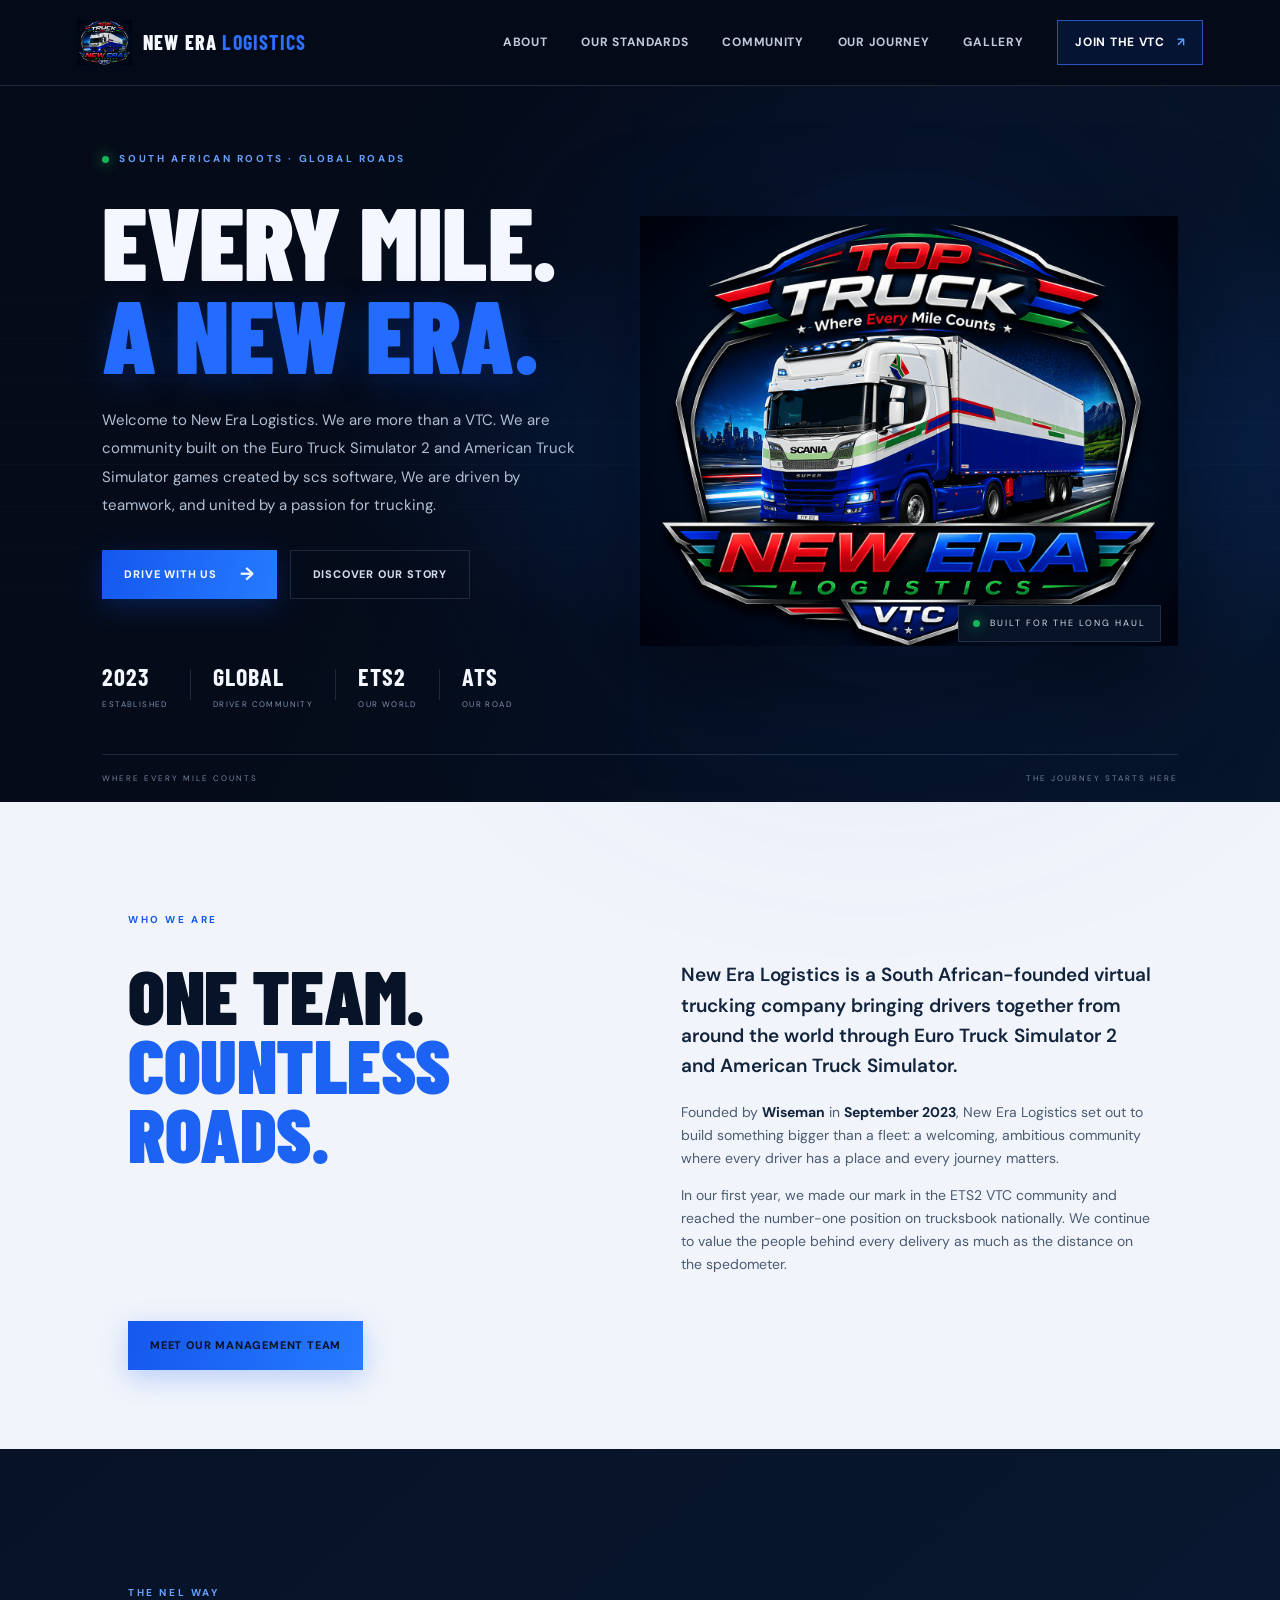
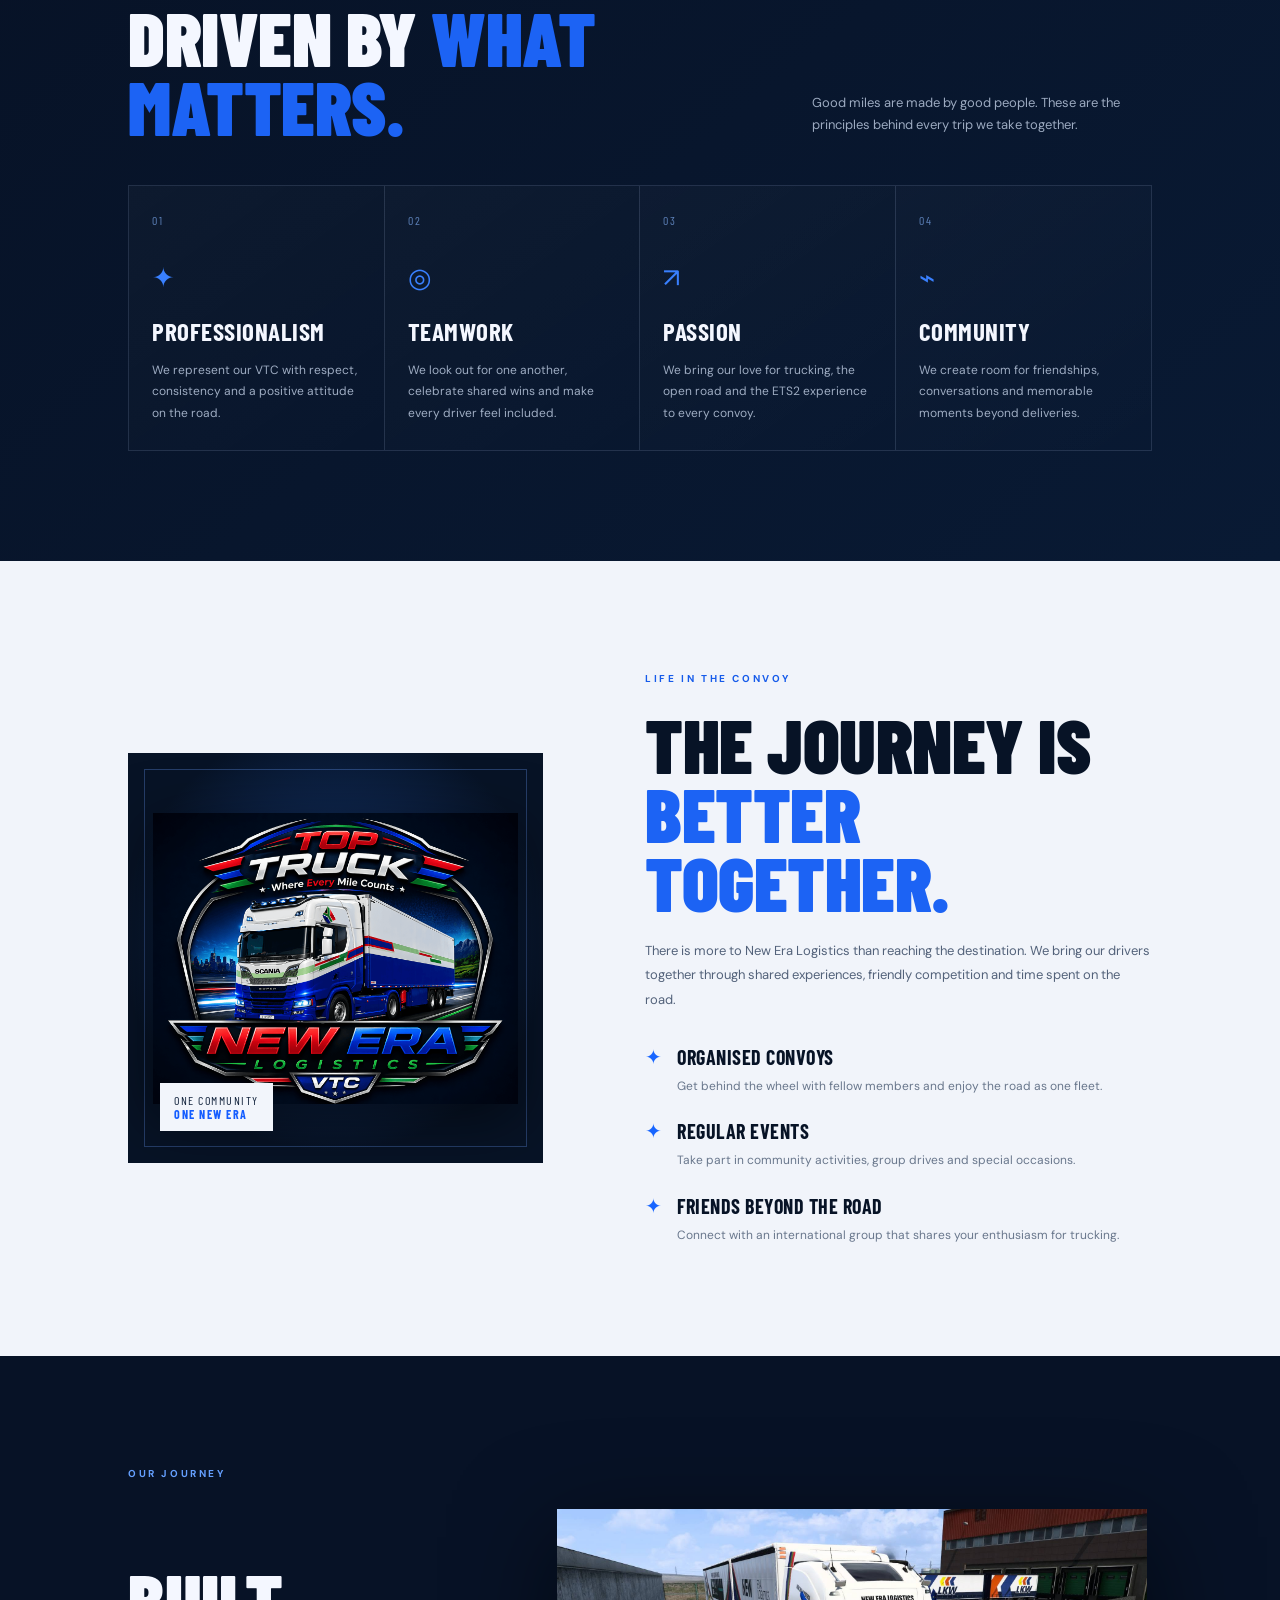
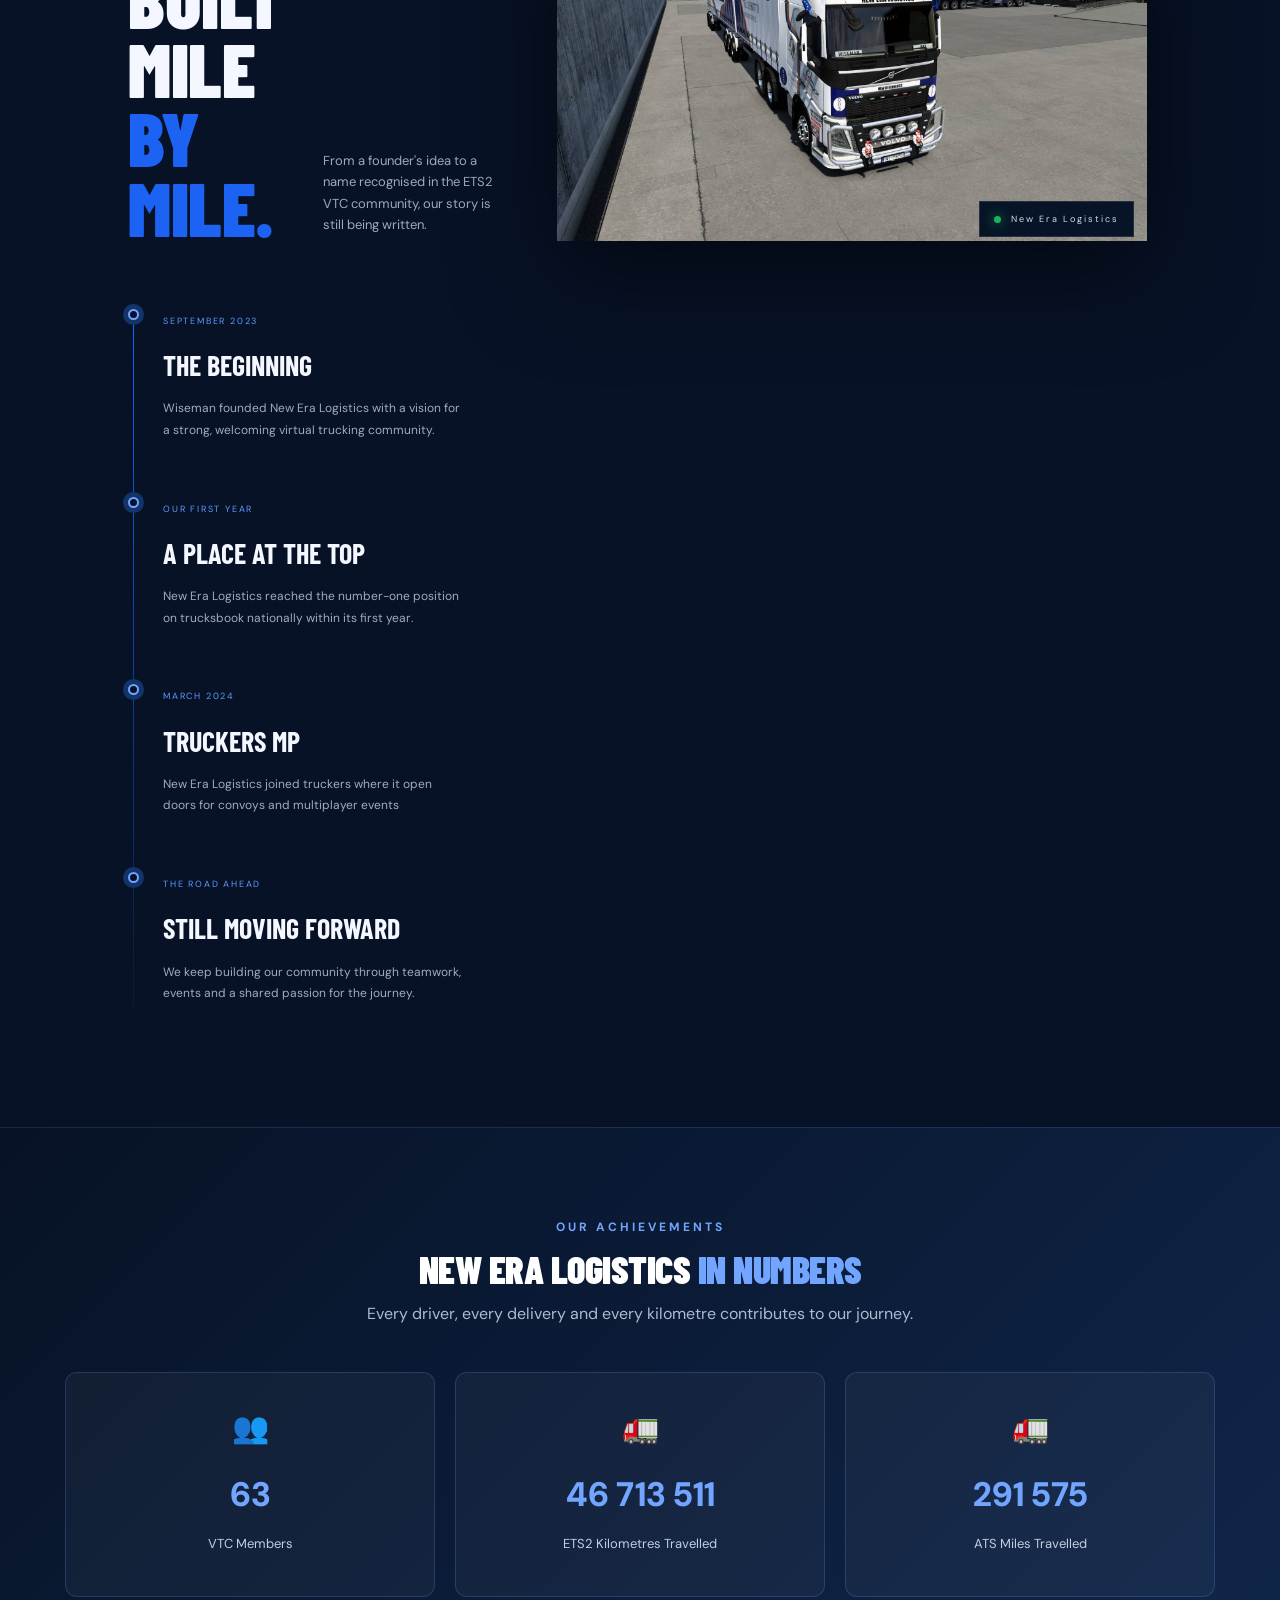
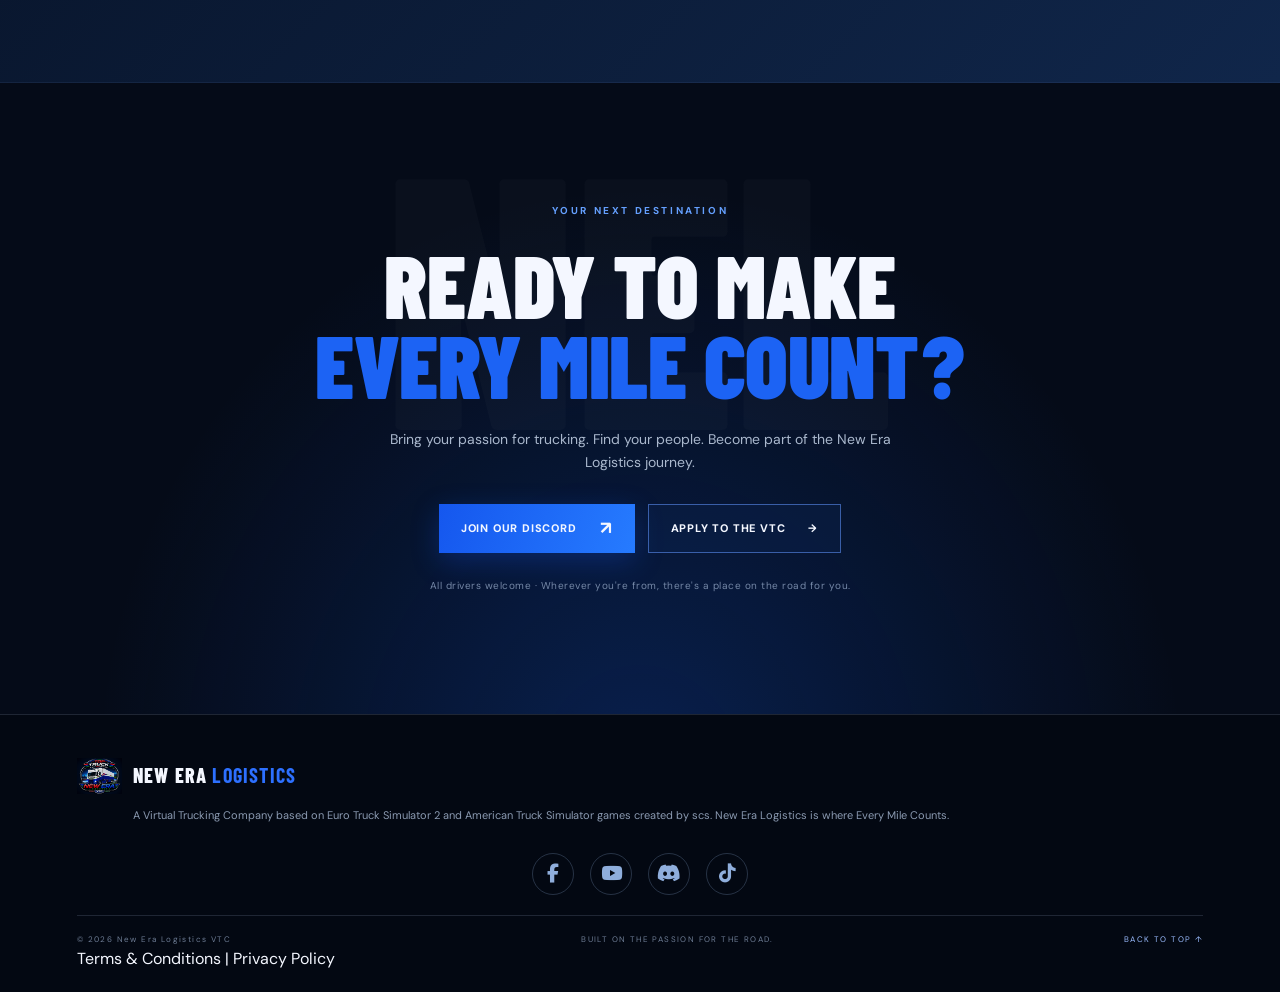
<file: index.html>
<!doctype html>
<html lang="en">
<head>
  <meta charset="utf-8">
  <meta name="viewport" content="width=device-width, initial-scale=1">
  <meta name="theme-color" content="#050b18">
  <meta name="description" content="New Era Logistics — a Virtual Trucking Company based on Euro Truck Simulator 2 and American Truck Simulator games, developed by scs software.">
  <title>New Era Logistics | Where Every Mile Counts</title>
  <link rel="icon" type="image/png" href="assets/nel-logo.png">
  <link rel="stylesheet" href="styles.css">
  <link rel="stylesheet"
 href="https://cdnjs.cloudflare.com/ajax/libs/font-awesome/6.7.2/css/all.min.css">

</head>
<body>
  <div class="site-shell">
    <header class="topbar">
      <a class="brand" href="#home" aria-label="New Era Logistics home">
        <img src="assets/nel-logo.png" alt="New Era Logistics VTC logo">
        <span>NEW ERA <b>LOGISTICS</b></span>
      </a>
      <button class="menu-toggle" aria-label="Open navigation" aria-expanded="false">☰</button>
      <nav class="nav" aria-label="Main navigation">
        <a href="#about">About</a>
        <a href="#values">Our standards</a>
        <a href="#community">Community</a>
        <a href="#milestones">Our journey</a>
        <a href="gallery.html">Gallery</a>
        <a class="nav-cta" href="#join">Join the VTC <span>↗</span></a>
      </nav>
    </header>

    <main>
      <section class="hero" id="home">
        <div class="hero-glow"></div>
        <div class="hero-copy">
          <p class="eyebrow"><span></span> SOUTH AFRICAN ROOTS · GLOBAL ROADS</p>
          <h1>EVERY MILE.<br><em> A NEW ERA.</em></h1>
          <p class="hero-lede">Welcome to New Era Logistics. We are more than a VTC. We are community built on the Euro Truck Simulator 2 and American Truck Simulator games created by scs software, We are driven by teamwork, and united by a passion for trucking.</p>
          <div class="hero-actions">
            <a class="button button-primary" href="#join">Drive with us <span>→</span></a>
            <a class="button button-quiet" href="#about">Discover our story</a>
          </div>
          <div class="hero-proof">
            <div><strong>2023</strong><small>ESTABLISHED</small></div>
            <i></i>
            <div><strong>GLOBAL</strong><small>DRIVER COMMUNITY</small></div>
            <i></i>
            <div><strong>ETS2</strong><small>OUR WORLD</small></div>
            <i></i>
            <div><strong>ATS</strong><small>OUR ROAD</small></div>
          </div>
        </div>
        <div class="hero-art">
          <div class="art-ring"></div>
          <img src="assets/nel-logo.png" alt="New Era Logistics emblem featuring a South African-themed truck">
          <div class="art-caption"><span class="live-dot"></span> BUILT FOR THE LONG HAUL</div>
        </div>
        <div class="hero-bottom"><span>WHERE EVERY MILE COUNTS</span><span>THE JOURNEY STARTS HERE</span></div>
      </section>

      <section class="intro section" id="about">
        <div class="section-kicker">WHO WE ARE</div>
        <div class="intro-grid">
          <div>
            <h2>One team.<br><span>Countless roads.</span></h2>
          </div>
          <div class="intro-text">
            <p class="lead">New Era Logistics is a South African-founded virtual trucking company bringing drivers together from around the world through Euro Truck Simulator 2 and American Truck Simulator.</p>
            <p>Founded by <strong>Wiseman</strong> in <strong>September 2023</strong>, New Era Logistics set out to build something bigger than a fleet: a welcoming, ambitious community where every driver has a place and every journey matters.</p>
            <p>In our first year, we made our mark in the ETS2 VTC community and reached the number-one position on trucksbook nationally. We continue to value the people behind every delivery as much as the distance on the spedometer.</p>
          </div>
          <div>
            <a class="button button-primary" href="management.html">Meet our Management Team</a>
          </div>
        </div>
      </section>

      <section class="values section" id="values">
        <div class="section-heading">
          <div><div class="section-kicker">THE NEL WAY</div><h2>Driven by <span>what matters.</span></h2></div>
          <p>Good miles are made by good people. These are the principles behind every trip we take together.</p>
        </div>
        <div class="value-grid">
          <article class="value-card"><div class="value-number">01</div><div class="value-icon">✦</div><h3>Professionalism</h3><p>We represent our VTC with respect, consistency and a positive attitude on the road.</p></article>
          <article class="value-card"><div class="value-number">02</div><div class="value-icon">◎</div><h3>Teamwork</h3><p>We look out for one another, celebrate shared wins and make every driver feel included.</p></article>
          <article class="value-card"><div class="value-number">03</div><div class="value-icon">↗</div><h3>Passion</h3><p>We bring our love for trucking, the open road and the ETS2 experience to every convoy.</p></article>
          <article class="value-card"><div class="value-number">04</div><div class="value-icon">⌁</div><h3>Community</h3><p>We create room for friendships, conversations and memorable moments beyond deliveries.</p></article>
        </div>
      </section>

      <section class="community section" id="community">
        <div class="community-image">
          <img src="assets/nel-logo.png" alt="New Era Logistics company emblem">
          <div class="image-stamp">ONE COMMUNITY<br><b>ONE NEW ERA</b></div>
        </div>
        <div class="community-copy">
          <div class="section-kicker">LIFE IN THE CONVOY</div>
          <h2>The journey is<br><span>better together.</span></h2>
          <p>There is more to New Era Logistics than reaching the destination. We bring our drivers together through shared experiences, friendly competition and time spent on the road.</p>
          <div class="community-points">
            <div><span>✦</span><section><h3>Organised convoys</h3><p>Get behind the wheel with fellow members and enjoy the road as one fleet.</p></section></div>
            <div><span>✦</span><section><h3>Regular events</h3><p>Take part in community activities, group drives and special occasions.</p></section></div>
            <div><span>✦</span><section><h3>Friends beyond the road</h3><p>Connect with an international group that shares your enthusiasm for trucking.</p></section></div>
          </div>
        </div>
      </section>

      <section class="milestones section" id="milestones">
        <div class="section-kicker">OUR JOURNEY</div>
        <div class="section-heading">
          <h2>Built mile<br><span>by mile.</span></h2>
          <p>From a founder's idea to a name recognised in the ETS2 VTC community, our story is still being written.</p>
          <div class="hero-art">
            <img src="assets/nel-pic-1.jpg" alt="New Era Logistics emblem featuring a South African-themed truck">
          <div class="art-caption"><span class="live-dot"></span> New Era Logistics</div>
          </div>
        </div>
        <div class="timeline">
          <article><span class="timeline-dot"></span><small>SEPTEMBER 2023</small><h3>The beginning</h3><p>Wiseman founded New Era Logistics with a vision for a strong, welcoming virtual trucking community.</p></article>
          <article><span class="timeline-dot"></span><small>OUR FIRST YEAR</small><h3>A place at the top</h3><p>New Era Logistics reached the number-one position on trucksbook nationally within its first year.</p></article>
          <article><span class="timeline-dot"></span><small>MARCH 2024</small><h3>Truckers MP</h3><p>New Era Logistics joined truckers where it open doors for convoys and multiplayer events</p></article>
          <article><span class="timeline-dot"></span><small>THE ROAD AHEAD</small><h3>Still moving forward</h3><p>We keep building our community through teamwork, events and a shared passion for the journey.</p></article>
        </div>
      </section>

      <!-- NEL STATISTICS SECTION -->
      <section class="stats-section">
        <div class="stats-container">
          <div class="stats-heading">
              <span class="stats-label">OUR ACHIEVEMENTS</span>
              <h2>New Era Logistics <span>In Numbers</span></h2>
              <p>
                Every driver, every delivery and every kilometre
                contributes to our journey.
              </p>
          </div>

          <div class="stats-grid">
              <div class="stat-card">
                <div class="stat-icon">👥</div>
                <h3 class="stat-number" data-target="50">63</h3>
                <p>VTC Members</p>
              </div>
            
          <div class="stat-card">
              <div class="stat-icon">🚛</div>
              <h3 class="stat-number" data-target="1000000">46 713 511</h3>
              <p>ETS2 Kilometres Travelled</p>
          </div>

          <div class="stat-card">
              <div class="stat-icon">🚛</div>
              <h3 class="stat-number" data-target="250000">291 575</h3>
              <p>ATS Miles Travelled</p>
          </div>
        </div>
      </section>
      
      <section class="join section" id="join">
        <div class="join-backdrop">NEL</div>
        <div class="section-kicker">YOUR NEXT DESTINATION</div>
        <h2>Ready to make<br><span>every mile count?</span></h2>
        <p>Bring your passion for trucking. Find your people. Become part of the New Era Logistics journey.</p>
        <div class="hero-actions">
          <a class="button button-primary" href="https://discord.gg/7zACZkAEWz" target="_blank">Join our Discord <span>↗</span></a>
          <a class="button button-outline" href="https://discord.gg/7zACZkAEWz" target="_balnk">Apply to the VTC <span>→</span></a>
        </div>
        <small class="join-note">All drivers welcome · Wherever you're from, there's a place on the road for you.</small>
      </section>
    </main>

    <footer class="footer">
      <a class="footer-brand" href="#home"><img src="assets/nel-logo.png" alt=""><span>NEW ERA <b>LOGISTICS</b></span></a>
      <p>A Virtual Trucking Company based on Euro Truck Simulator 2 and American Truck Simulator games created by scs. New Era Logistics is where Every Mile Counts.</p>
      
<div class="footer-socials">
  <a href="https://www.facebook.com/profile.php?id=61555921051745"
     target="_blank" rel="noopener noreferrer"
     aria-label="Facebook">
    <i class="fa-brands fa-facebook-f"></i>
  </a>

  <a href="https://www.youtube.com/@NewEraLogisticsvtc"
     target="_blank" rel="noopener noreferrer"
     aria-label="YouTube">
    <i class="fa-brands fa-youtube"></i>
  </a>

  <a href="https://discord.gg/WFWAKp66eU"
     target="_blank" rel="noopener noreferrer"
     aria-label="Discord">
    <i class="fa-brands fa-discord"></i>
  </a>

  <a href="https://www.tiktok.com/@wissy007"
     target="_blank" rel="noopener noreferrer"
     aria-label="TikTok">
    <i class="fa-brands fa-tiktok"></i>
  </a>
</div>

      <div class="footer-bottom"><span>© <span id="year"></span> New Era Logistics VTC</span><span>BUILT ON THE PASSION FOR THE ROAD.</span><a href="#home">BACK TO TOP ↑</a></div>
      <div class="footer-legal-links">
        <a href="terms.html">Terms & Conditions</a>
          <span>|</span>
        <a href="privacy.html">Privacy Policy</a>
      </div>
    </footer>
  </div>
  <script src="script.js"></script>
</body>
</html>
</file>
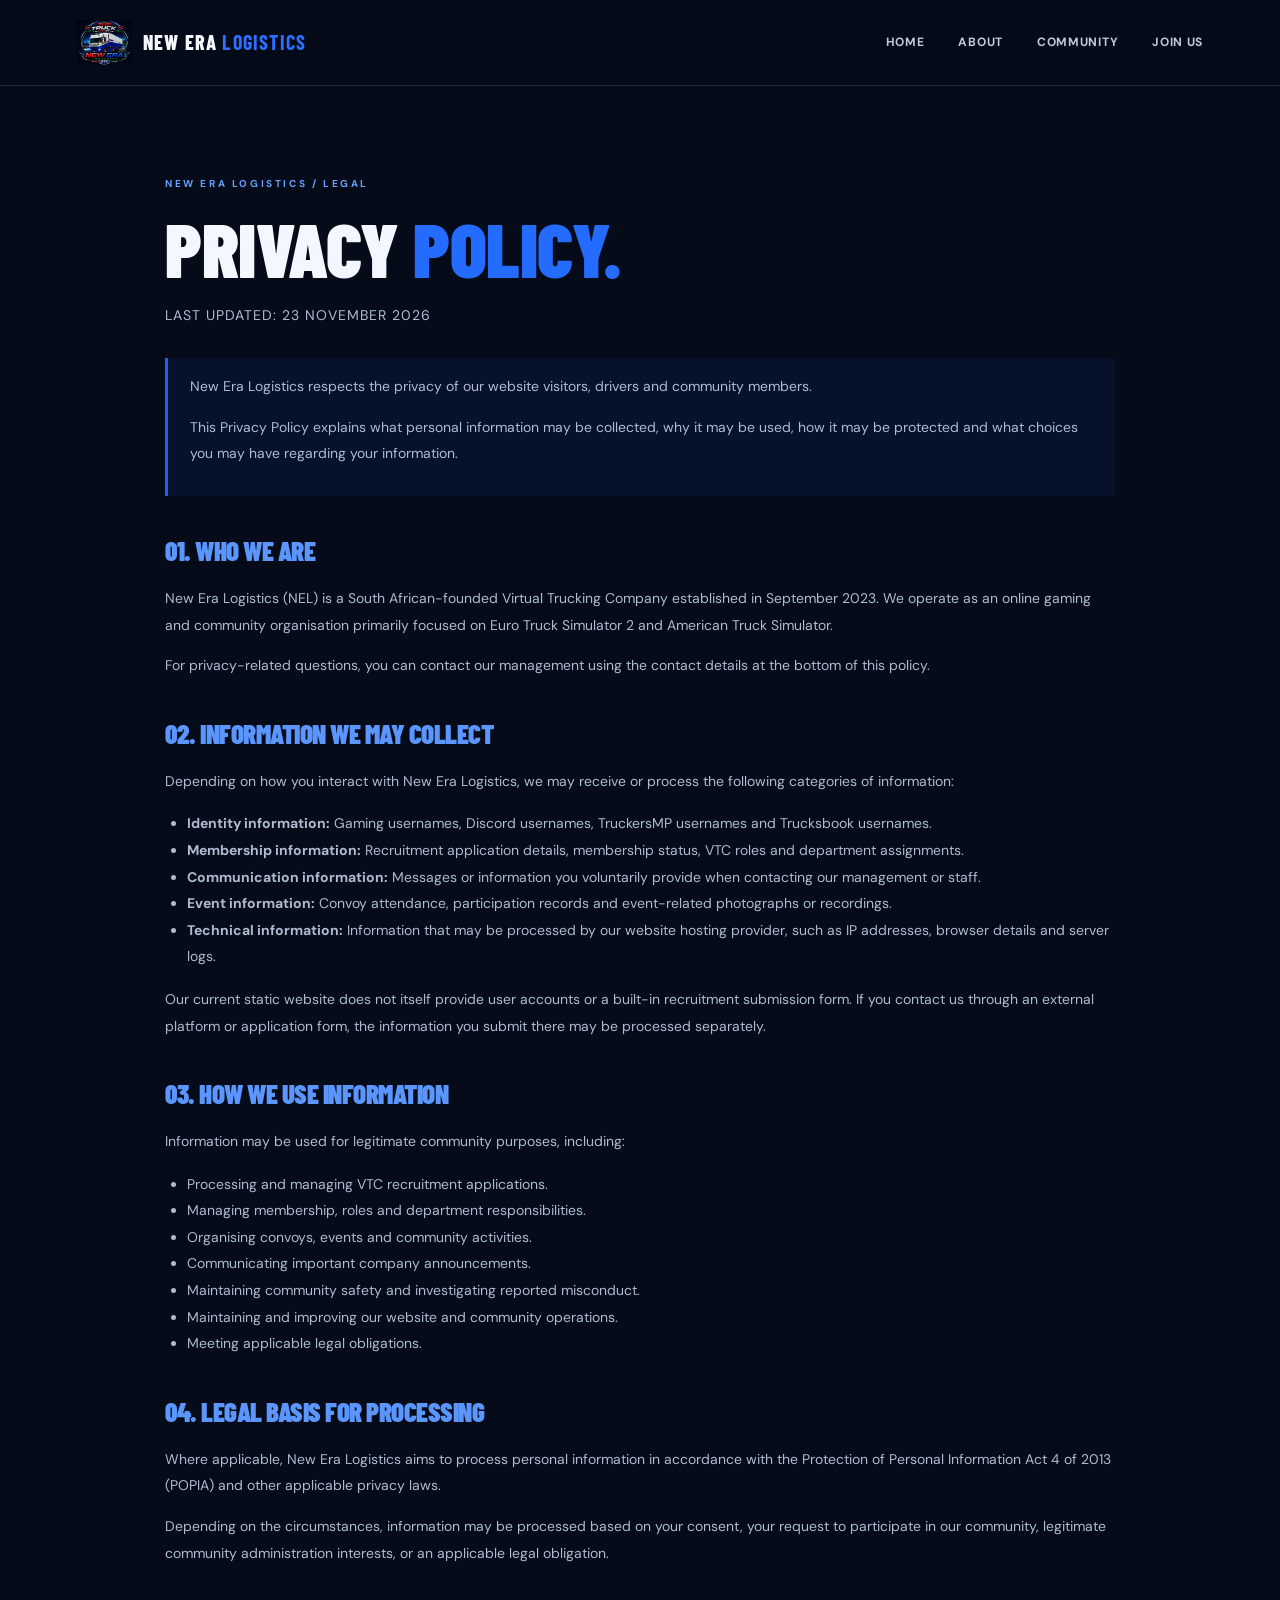
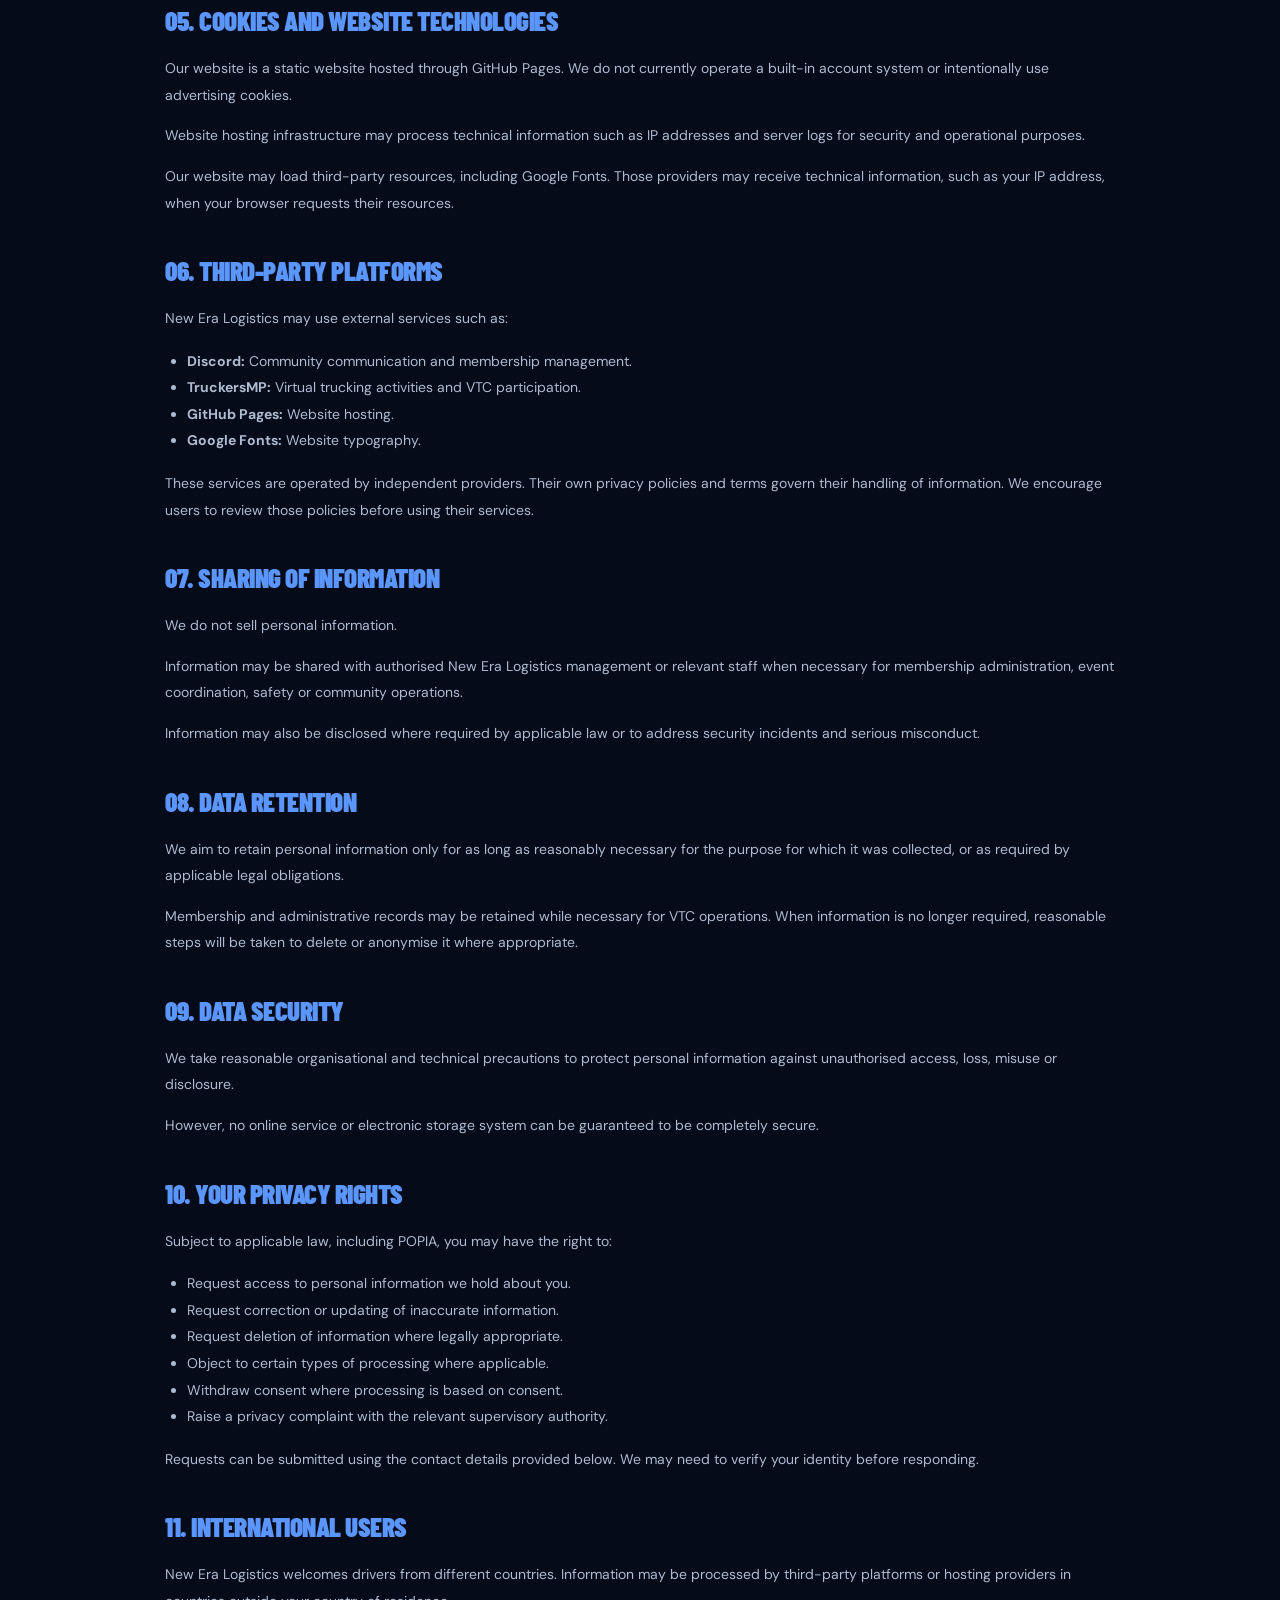
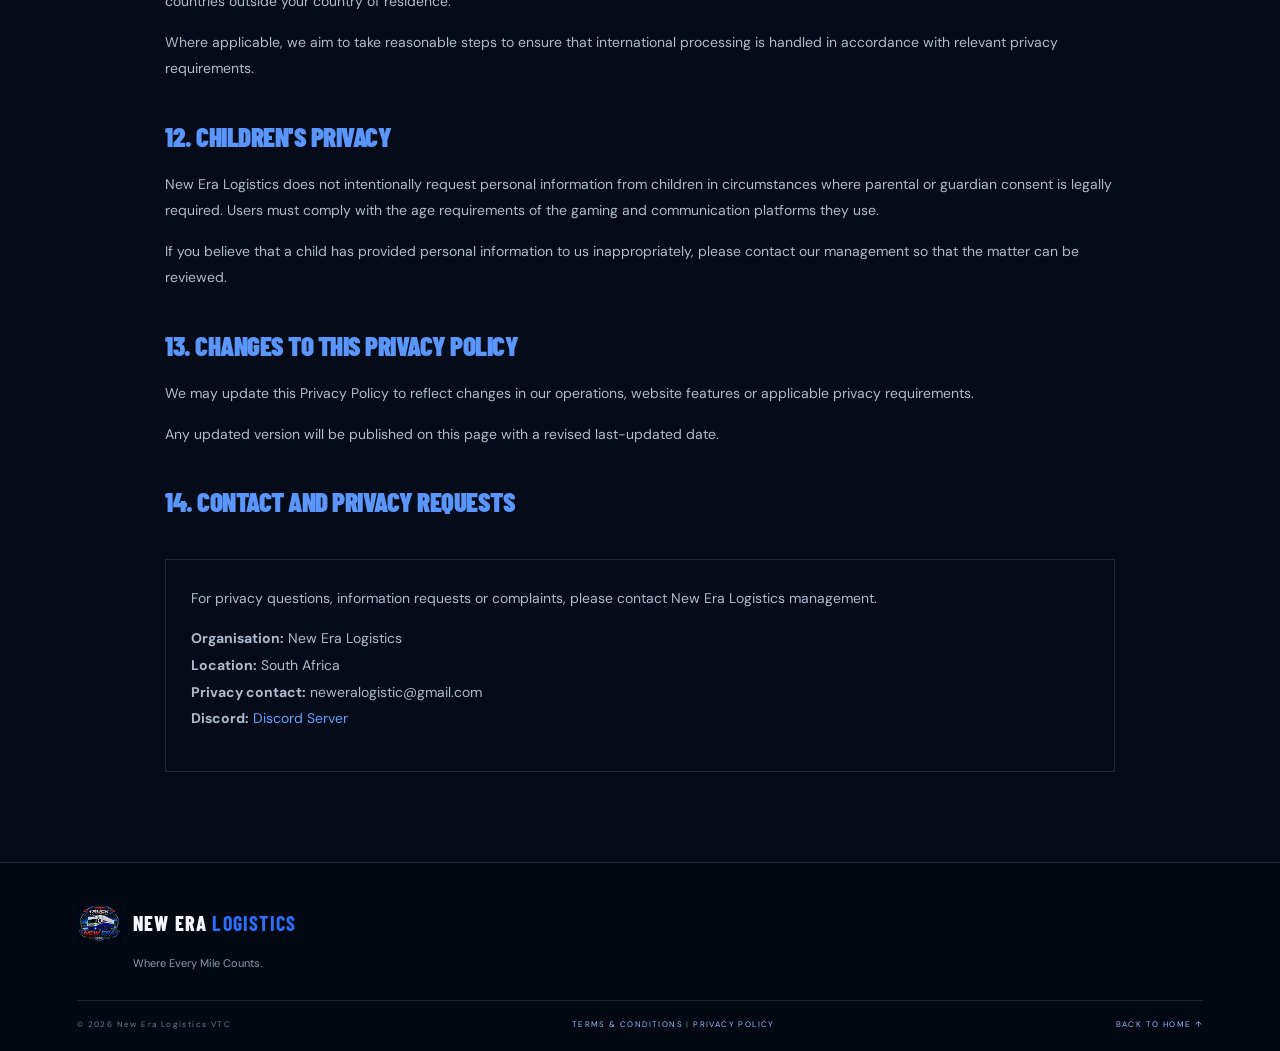
<file: privacy.html>
<!DOCTYPE html>
<html lang="en">
<head>
  <meta charset="UTF-8">
  <meta name="viewport" content="width=device-width, initial-scale=1.0">
  <meta name="theme-color" content="#050b18">
  <title>Privacy Policy | New Era Logistics</title>
  <link rel="icon" href="assets/nel-logo.png">
  <link rel="stylesheet" href="styles.css">
  <style>
    .legal-page {
      max-width: 1000px;
      margin: auto;
      padding: 90px 25px;
    }
    .legal-page h1 {
      font-size: clamp(48px, 7vw, 76px);
      margin: 20px 0;
    }
    .legal-page h2 {
      font-family: var(--display);
      font-size: 27px;
      margin-top: 42px;
      color: #5b96ff;
    }
    .legal-page p, .legal-page li {
      color: #aebbd0;
      font-size: 14px;
      line-height: 1.9;
    }
    .legal-page ul { padding-left: 22px; }
    .legal-updated {
      color: #7f91ad;
      font-size: 11px;
      letter-spacing: 1px;
    }
    .legal-intro {
      border-left: 3px solid #1764ff;
      padding: 15px 22px;
      background: rgba(20,93,255,.08);
      margin: 30px 0;
    }
    .legal-contact {
      border: 1px solid var(--line);
      padding: 25px;
      margin-top: 45px;
    }
    .legal-contact a { color: #65a0ff; }
  </style>
</head>
<body>

<header class="topbar">
  <a class="brand" href="index.html">
    <img src="assets/nel-logo.png" alt="New Era Logistics logo">
    <span>NEW ERA <b>LOGISTICS</b></span>
  </a>

  <nav class="nav">
    <a href="index.html">Home</a>
    <a href="index.html#about">About</a>
    <a href="index.html#community">Community</a>
    <a href="index.html#join">Join us</a>
  </nav>
</header>

<main class="legal-page">

  <div class="section-kicker">NEW ERA LOGISTICS / LEGAL</div>

  <h1>PRIVACY <span style="color:#246cff">POLICY.</span></h1>

  <p class="legal-updated">LAST UPDATED: 23 NOVEMBER 2026</p>

  <div class="legal-intro">
    <p>
      New Era Logistics respects the privacy of our website
      visitors, drivers and community members.
    </p>
    <p>
      This Privacy Policy explains what personal information
      may be collected, why it may be used, how it may be
      protected and what choices you may have regarding
      your information.
    </p>
  </div>

  <h2>01. Who We Are</h2>
  <p>
    New Era Logistics (NEL) is a South African-founded
    Virtual Trucking Company established in September 2023.
    We operate as an online gaming and community organisation
    primarily focused on Euro Truck Simulator 2 and American Truck Simulator.
  </p>
  <p>
    For privacy-related questions, you can contact our
    management using the contact details at the bottom
    of this policy.
  </p>

  <h2>02. Information We May Collect</h2>
  <p>
    Depending on how you interact with New Era Logistics,
    we may receive or process the following categories
    of information:
  </p>
  <ul>
    <li><strong>Identity information:</strong> Gaming usernames, Discord usernames, TruckersMP usernames and Trucksbook usernames.</li>
    <li><strong>Membership information:</strong> Recruitment application details, membership status, VTC roles and department assignments.</li>
    <li><strong>Communication information:</strong> Messages or information you voluntarily provide when contacting our management or staff.</li>
    <li><strong>Event information:</strong> Convoy attendance, participation records and event-related photographs or recordings.</li>
    <li><strong>Technical information:</strong> Information that may be processed by our website hosting provider, such as IP addresses, browser details and server logs.</li>
  </ul>
  <p>
    Our current static website does not itself provide
    user accounts or a built-in recruitment submission form.
    If you contact us through an external platform or
    application form, the information you submit there
    may be processed separately.
  </p>

  <h2>03. How We Use Information</h2>
  <p>Information may be used for legitimate community purposes, including:</p>
  <ul>
    <li>Processing and managing VTC recruitment applications.</li>
    <li>Managing membership, roles and department responsibilities.</li>
    <li>Organising convoys, events and community activities.</li>
    <li>Communicating important company announcements.</li>
    <li>Maintaining community safety and investigating reported misconduct.</li>
    <li>Maintaining and improving our website and community operations.</li>
    <li>Meeting applicable legal obligations.</li>
  </ul>

  <h2>04. Legal Basis for Processing</h2>
  <p>
    Where applicable, New Era Logistics aims to process
    personal information in accordance with the Protection
    of Personal Information Act 4 of 2013 (POPIA) and
    other applicable privacy laws.
  </p>
  <p>
    Depending on the circumstances, information may be
    processed based on your consent, your request to
    participate in our community, legitimate community
    administration interests, or an applicable legal
    obligation.
  </p>

  <h2>05. Cookies and Website Technologies</h2>
  <p>
    Our website is a static website hosted through GitHub
    Pages. We do not currently operate a built-in account
    system or intentionally use advertising cookies.
  </p>
  <p>
    Website hosting infrastructure may process technical
    information such as IP addresses and server logs
    for security and operational purposes.
  </p>
  <p>
    Our website may load third-party resources, including
    Google Fonts. Those providers may receive technical
    information, such as your IP address, when your
    browser requests their resources.
  </p>

  <h2>06. Third-Party Platforms</h2>
  <p>
    New Era Logistics may use external services such as:
  </p>
  <ul>
    <li><strong>Discord:</strong> Community communication and membership management.</li>
    <li><strong>TruckersMP:</strong> Virtual trucking activities and VTC participation.</li>
    <li><strong>GitHub Pages:</strong> Website hosting.</li>
    <li><strong>Google Fonts:</strong> Website typography.</li>
  </ul>
  <p>
    These services are operated by independent providers.
    Their own privacy policies and terms govern their
    handling of information. We encourage users to review
    those policies before using their services.
  </p>

  <h2>07. Sharing of Information</h2>
  <p>
    We do not sell personal information.
  </p>
  <p>
    Information may be shared with authorised New Era
    Logistics management or relevant staff when necessary
    for membership administration, event coordination,
    safety or community operations.
  </p>
  <p>
    Information may also be disclosed where required
    by applicable law or to address security incidents
    and serious misconduct.
  </p>

  <h2>08. Data Retention</h2>
  <p>
    We aim to retain personal information only for as
    long as reasonably necessary for the purpose for
    which it was collected, or as required by applicable
    legal obligations.
  </p>
  <p>
    Membership and administrative records may be retained
    while necessary for VTC operations. When information
    is no longer required, reasonable steps will be taken
    to delete or anonymise it where appropriate.
  </p>

  <h2>09. Data Security</h2>
  <p>
    We take reasonable organisational and technical
    precautions to protect personal information against
    unauthorised access, loss, misuse or disclosure.
  </p>
  <p>
    However, no online service or electronic storage
    system can be guaranteed to be completely secure.
  </p>

  <h2>10. Your Privacy Rights</h2>
  <p>
    Subject to applicable law, including POPIA, you may
    have the right to:
  </p>
  <ul>
    <li>Request access to personal information we hold about you.</li>
    <li>Request correction or updating of inaccurate information.</li>
    <li>Request deletion of information where legally appropriate.</li>
    <li>Object to certain types of processing where applicable.</li>
    <li>Withdraw consent where processing is based on consent.</li>
    <li>Raise a privacy complaint with the relevant supervisory authority.</li>
  </ul>
  <p>
    Requests can be submitted using the contact details
    provided below. We may need to verify your identity
    before responding.
  </p>

  <h2>11. International Users</h2>
  <p>
    New Era Logistics welcomes drivers from different
    countries. Information may be processed by third-party
    platforms or hosting providers in countries outside
    your country of residence.
  </p>
  <p>
    Where applicable, we aim to take reasonable steps
    to ensure that international processing is handled
    in accordance with relevant privacy requirements.
  </p>

  <h2>12. Children's Privacy</h2>
  <p>
    New Era Logistics does not intentionally request
    personal information from children in circumstances
    where parental or guardian consent is legally required.
    Users must comply with the age requirements of the
    gaming and communication platforms they use.
  </p>
  <p>
    If you believe that a child has provided personal
    information to us inappropriately, please contact
    our management so that the matter can be reviewed.
  </p>

  <h2>13. Changes to This Privacy Policy</h2>
  <p>
    We may update this Privacy Policy to reflect changes
    in our operations, website features or applicable
    privacy requirements.
  </p>
  <p>
    Any updated version will be published on this page
    with a revised last-updated date.
  </p>

  <h2>14. Contact and Privacy Requests</h2>
  <div class="legal-contact">
    <p>
      For privacy questions, information requests or
      complaints, please contact New Era Logistics management.
    </p>
    <p>
      <strong>Organisation:</strong> New Era Logistics<br>
      <strong>Location:</strong> South Africa<br>
      <strong>Privacy contact:</strong> neweralogistic@gmail.com<br>
      <strong>Discord:</strong> <a href="https://discord.gg/WFWAKp66eU" target="_blank">Discord Server</a>
    </p>
  </div>

</main>

<footer class="footer">
  <a class="footer-brand" href="index.html">
    <img src="assets/nel-logo.png" alt="">
    <span>NEW ERA <b>LOGISTICS</b></span>
  </a>
  <p>Where Every Mile Counts.</p>

  <div class="footer-bottom">
    <span>© <span id="year"></span> New Era Logistics VTC</span>
    <span>
      <a href="terms.html">TERMS & CONDITIONS</a> |
      <a href="privacy.html">PRIVACY POLICY</a>
    </span>
    <a href="index.html">BACK TO HOME ↑</a>
  </div>
</footer>

<script>
  document.getElementById('year').textContent =
    new Date().getFullYear();
</script>

</body>
</html>
</file>
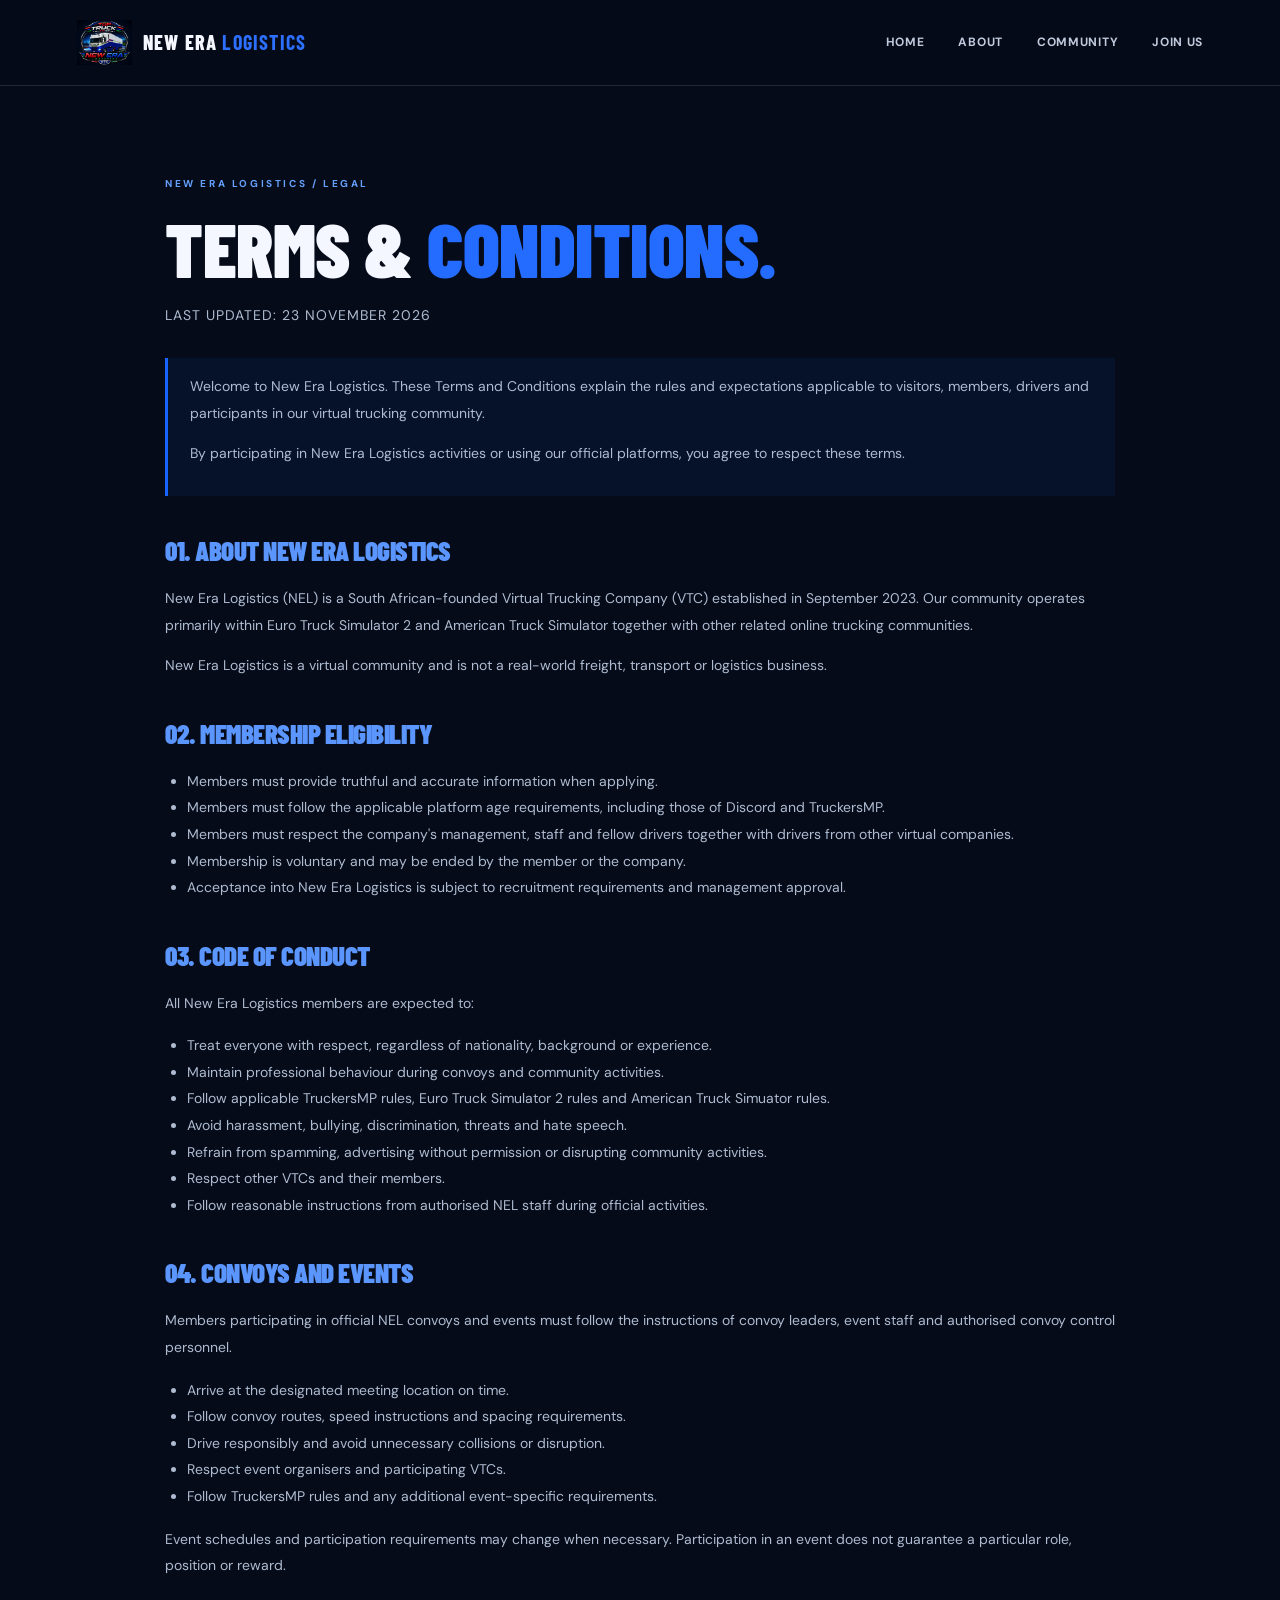
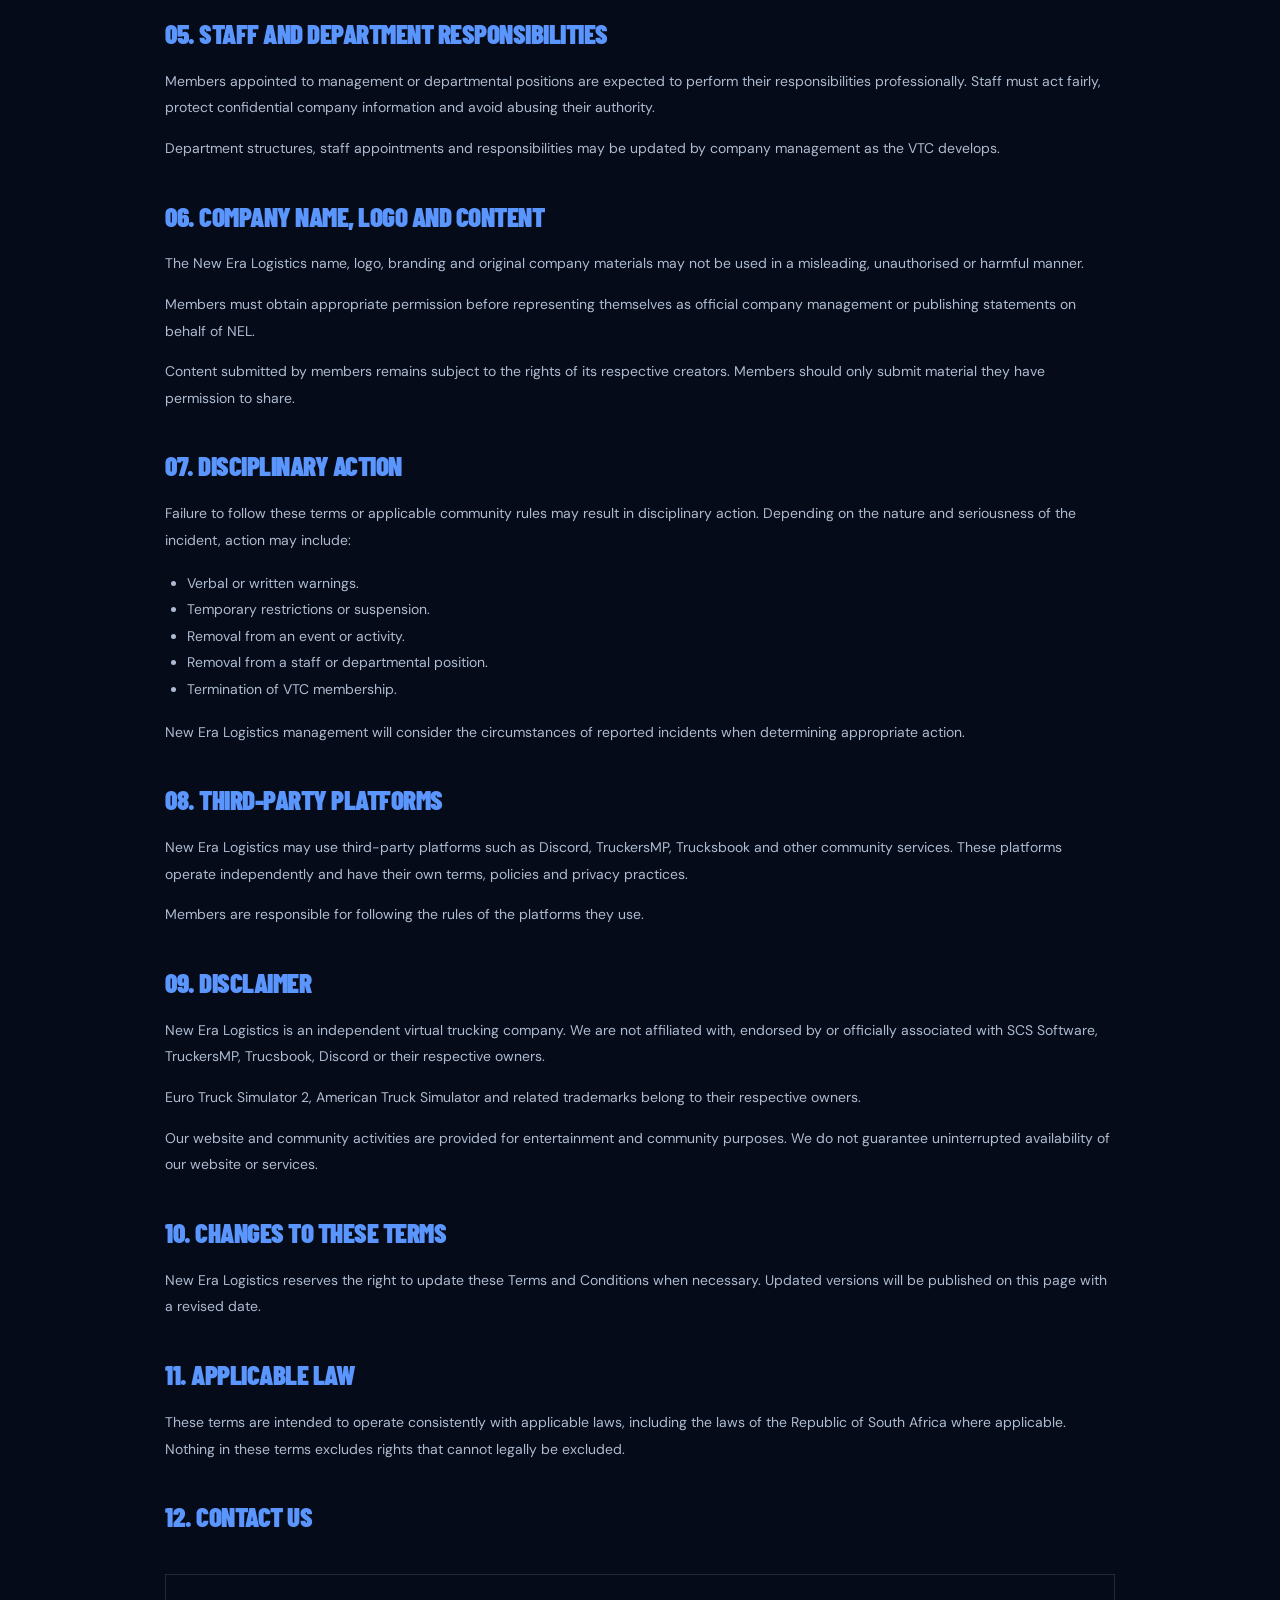
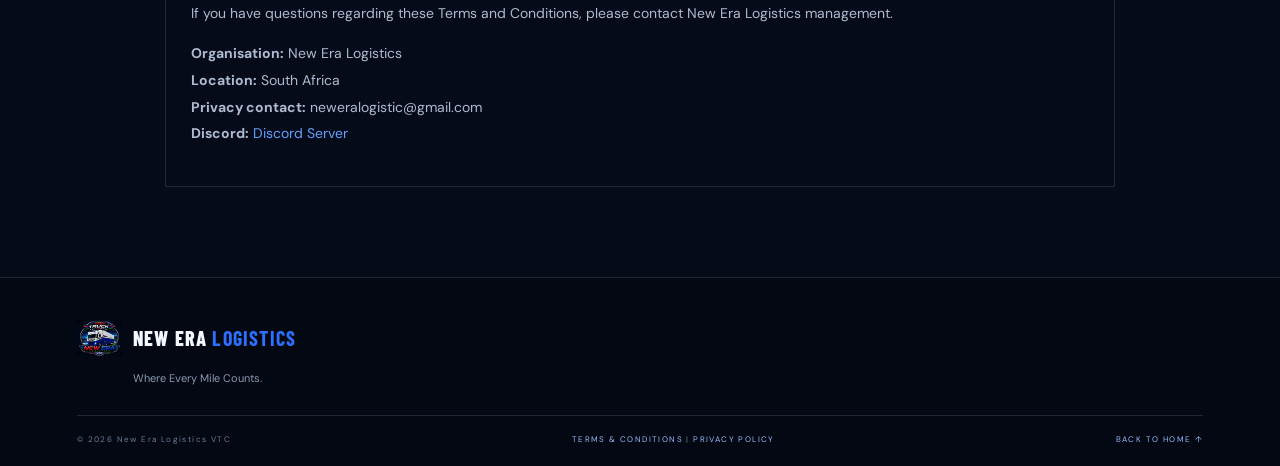
<file: terms.html>
<!DOCTYPE html>
<html lang="en">
<head>
  <meta charset="UTF-8">
  <meta name="viewport" content="width=device-width, initial-scale=1.0">
  <meta name="theme-color" content="#050b18">
  <title>Terms & Conditions | New Era Logistics</title>
  <link rel="icon" href="assets/nel-logo.png">
  <link rel="stylesheet" href="styles.css">
  <style>
    .legal-page {
      max-width: 1000px;
      margin: auto;
      padding: 90px 25px;
    }
    .legal-page h1 {
      font-size: clamp(48px, 7vw, 76px);
      margin: 20px 0;
    }
    .legal-page h2 {
      font-family: var(--display);
      font-size: 27px;
      margin-top: 42px;
      color: #5b96ff;
    }
    .legal-page p, .legal-page li {
      color: #aebbd0;
      font-size: 14px;
      line-height: 1.9;
    }
    .legal-page ul { padding-left: 22px; }
    .legal-updated {
      color: #7f91ad;
      font-size: 11px;
      letter-spacing: 1px;
    }
    .legal-intro {
      border-left: 3px solid #1764ff;
      padding: 15px 22px;
      background: rgba(20,93,255,.08);
      margin: 30px 0;
    }
    .legal-contact {
      border: 1px solid var(--line);
      padding: 25px;
      margin-top: 45px;
    }
    .legal-contact a { color: #65a0ff; }
  </style>
</head>
<body>

<header class="topbar">
  <a class="brand" href="index.html">
    <img src="assets/nel-logo.png" alt="New Era Logistics logo">
    <span>NEW ERA <b>LOGISTICS</b></span>
  </a>

  <nav class="nav">
    <a href="index.html">Home</a>
    <a href="index.html#about">About</a>
    <a href="index.html#community">Community</a>
    <a href="index.html#join">Join us</a>
  </nav>
</header>

<main class="legal-page">

  <div class="section-kicker">NEW ERA LOGISTICS / LEGAL</div>

  <h1>TERMS & <span style="color:#246cff">CONDITIONS.</span></h1>

  <p class="legal-updated">LAST UPDATED: 23 NOVEMBER 2026</p>

  <div class="legal-intro">
    <p>
      Welcome to New Era Logistics. These Terms and Conditions
      explain the rules and expectations applicable to visitors,
      members, drivers and participants in our virtual trucking
      community.
    </p>
    <p>
      By participating in New Era Logistics activities or using
      our official platforms, you agree to respect these terms.
    </p>
  </div>

  <h2>01. About New Era Logistics</h2>
  <p>
    New Era Logistics (NEL) is a South African-founded Virtual
    Trucking Company (VTC) established in September 2023.
    Our community operates primarily within Euro Truck
    Simulator 2 and American Truck Simulator together with other related online trucking communities.
  </p>
  <p>
    New Era Logistics is a virtual community and is not a
    real-world freight, transport or logistics business.
  </p>

  <h2>02. Membership Eligibility</h2>
  <ul>
    <li>Members must provide truthful and accurate information when applying.</li>
    <li>Members must follow the applicable platform age requirements, including those of Discord and TruckersMP.</li>
    <li>Members must respect the company's management, staff and fellow drivers together with drivers from other virtual companies.</li>
    <li>Membership is voluntary and may be ended by the member or the company.</li>
    <li>Acceptance into New Era Logistics is subject to recruitment requirements and management approval.</li>
  </ul>

  <h2>03. Code of Conduct</h2>
  <p>All New Era Logistics members are expected to:</p>
  <ul>
    <li>Treat everyone with respect, regardless of nationality, background or experience.</li>
    <li>Maintain professional behaviour during convoys and community activities.</li>
    <li>Follow applicable TruckersMP rules, Euro Truck Simulator 2 rules and American Truck Simuator rules.</li>
    <li>Avoid harassment, bullying, discrimination, threats and hate speech.</li>
    <li>Refrain from spamming, advertising without permission or disrupting community activities.</li>
    <li>Respect other VTCs and their members.</li>
    <li>Follow reasonable instructions from authorised NEL staff during official activities.</li>
  </ul>

  <h2>04. Convoys and Events</h2>
  <p>
    Members participating in official NEL convoys and events
    must follow the instructions of convoy leaders, event staff
    and authorised convoy control personnel.
  </p>
  <ul>
    <li>Arrive at the designated meeting location on time.</li>
    <li>Follow convoy routes, speed instructions and spacing requirements.</li>
    <li>Drive responsibly and avoid unnecessary collisions or disruption.</li>
    <li>Respect event organisers and participating VTCs.</li>
    <li>Follow TruckersMP rules and any additional event-specific requirements.</li>
  </ul>
  <p>
    Event schedules and participation requirements may change
    when necessary. Participation in an event does not guarantee
    a particular role, position or reward.
  </p>

  <h2>05. Staff and Department Responsibilities</h2>
  <p>
    Members appointed to management or departmental positions
    are expected to perform their responsibilities professionally.
    Staff must act fairly, protect confidential company information
    and avoid abusing their authority.
  </p>
  <p>
    Department structures, staff appointments and responsibilities
    may be updated by company management as the VTC develops.
  </p>

  <h2>06. Company Name, Logo and Content</h2>
  <p>
    The New Era Logistics name, logo, branding and original
    company materials may not be used in a misleading,
    unauthorised or harmful manner.
  </p>
  <p>
    Members must obtain appropriate permission before representing
    themselves as official company management or publishing
    statements on behalf of NEL.
  </p>
  <p>
    Content submitted by members remains subject to the rights
    of its respective creators. Members should only submit
    material they have permission to share.
  </p>

  <h2>07. Disciplinary Action</h2>
  <p>
    Failure to follow these terms or applicable community rules
    may result in disciplinary action. Depending on the nature
    and seriousness of the incident, action may include:
  </p>
  <ul>
    <li>Verbal or written warnings.</li>
    <li>Temporary restrictions or suspension.</li>
    <li>Removal from an event or activity.</li>
    <li>Removal from a staff or departmental position.</li>
    <li>Termination of VTC membership.</li>
  </ul>
  <p>
    New Era Logistics management will consider the circumstances
    of reported incidents when determining appropriate action.
  </p>

  <h2>08. Third-Party Platforms</h2>
  <p>
    New Era Logistics may use third-party platforms such as
    Discord, TruckersMP, Trucksbook and other community services.
    These platforms operate independently and have their
    own terms, policies and privacy practices.
  </p>
  <p>
    Members are responsible for following the rules of
    the platforms they use.
  </p>

  <h2>09. Disclaimer</h2>
  <p>
    New Era Logistics is an independent virtual trucking
    company. We are not affiliated with, endorsed by or
    officially associated with SCS Software, TruckersMP, Trucsbook,
    Discord or their respective owners.
  </p>
  <p>
    Euro Truck Simulator 2, American Truck Simulator and related trademarks belong
    to their respective owners.
  </p>
  <p>
    Our website and community activities are provided for
    entertainment and community purposes. We do not guarantee
    uninterrupted availability of our website or services.
  </p>

  <h2>10. Changes to These Terms</h2>
  <p>
    New Era Logistics reserves the right to update these
    Terms and Conditions when necessary. Updated versions
    will be published on this page with a revised date.
  </p>

  <h2>11. Applicable Law</h2>
  <p>
    These terms are intended to operate consistently with
    applicable laws, including the laws of the Republic
    of South Africa where applicable. Nothing in these
    terms excludes rights that cannot legally be excluded.
  </p>

  <h2>12. Contact Us</h2>
  <div class="legal-contact">
    <p>
      If you have questions regarding these Terms and
      Conditions, please contact New Era Logistics management.
    </p>
    <p>
      <strong>Organisation:</strong> New Era Logistics<br>
      <strong>Location:</strong> South Africa<br>
      <strong>Privacy contact:</strong> neweralogistic@gmail.com<br>
      <strong>Discord:</strong> <a href="https://discord.gg/WFWAKp66eU" target="_blank">Discord Server</a>
    </p>
  </div>

</main>

<footer class="footer">
  <a class="footer-brand" href="index.html">
    <img src="assets/nel-logo.png" alt="">
    <span>NEW ERA <b>LOGISTICS</b></span>
  </a>
  <p>Where Every Mile Counts.</p>

  <div class="footer-bottom">
    <span>© <span id="year"></span> New Era Logistics VTC</span>
    <span>
      <a href="terms.html">TERMS & CONDITIONS</a> |
      <a href="privacy.html">PRIVACY POLICY</a>
    </span>
    <a href="index.html">BACK TO HOME ↑</a>
  </div>
</footer>

<script>
  document.getElementById('year').textContent =
    new Date().getFullYear();
</script>

</body>
</html>
</file>
<file: styles.css>
@import url("https://fonts.googleapis.com/css2?family=Barlow+Condensed:wght@500;600;700;800;900&family=DM+Sans:wght@400;500;600;700&display=swap");
:root {
  --bg: #050b18;
  --panel: #0a1427;
  --white: #f4f7ff;
  --muted: #9caac0;
  --blue: #145dff;
  --red: #f1262e;
  --green: #16b65b;
  --line: rgba(173, 195, 231, 0.16);
  --display: "Barlow Condensed", Impact, sans-serif;
  --body: "DM Sans", Arial, sans-serif;
}
* {
  box-sizing: border-box;
}
html {
  scroll-behavior: smooth;
  scroll-padding-top: 90px;
}
body {
  margin: 0;
  background: var(--bg);
  color: var(--white);
  font-family: var(--body);
  line-height: 1.65;
}
a {
  color: inherit;
  text-decoration: none;
}
.site-shell {
  overflow: hidden;
}
.topbar {
  height: 86px;
  padding: 0 clamp(22px, 6vw, 92px);
  display: flex;
  align-items: center;
  justify-content: space-between;
  border-bottom: 1px solid var(--line);
  background: rgba(5, 11, 24, 0.94);
  position: sticky;
  top: 0;
  z-index: 10;
  backdrop-filter: blur(16px);
}
.brand,
.footer-brand {
  display: flex;
  align-items: center;
  gap: 11px;
  font-family: var(--display);
  font-size: 20px;
  font-weight: 800;
  letter-spacing: 1.2px;
}
.brand img {
  width: 55px;
  height: 55px;
  object-fit: contain;
}
.brand b,
.footer-brand b {
  color: #2d70ff;
}
.nav {
  display: flex;
  align-items: center;
  gap: 34px;
  font-size: 12px;
  font-weight: 700;
  letter-spacing: 0.7px;
  text-transform: uppercase;
}
.nav a:not(.nav-cta) {
  color: #c1cadd;
  transition: 0.2s;
}
.nav a:hover {
  color: #fff;
}
.nav-cta {
  padding: 12px 17px;
  border: 1px solid rgba(55, 112, 255, 0.7);
  background: rgba(20, 93, 255, 0.12);
  color: #fff;
}
.nav-cta span {
  color: #55a0ff;
  margin-left: 8px;
}
.menu-toggle {
  display: none;
  background: none;
  border: 0;
  color: white;
  font-size: 25px;
}
.hero {
  min-height: 690px;
  position: relative;
  display: grid;
  grid-template-columns: 1fr 1fr;
  align-items: center;
  padding: 65px clamp(22px, 8vw, 120px) 90px;
  background:
    radial-gradient(
      ellipse at 78% 50%,
      rgba(15, 75, 171, 0.25),
      transparent 48%
    ),
    linear-gradient(110deg, #050b18 30%, #07152b 100%);
}
.hero:before {
  content: "";
  position: absolute;
  inset: 0;
  background:
    linear-gradient(
      90deg,
      transparent 49%,
      rgba(28, 94, 219, 0.06) 50%,
      transparent 51%
    ),
    linear-gradient(rgba(255, 255, 255, 0.018) 1px, transparent 1px);
  background-size:
    100% 100%,
    100% 42px;
  mask-image: linear-gradient(transparent, black, transparent);
  pointer-events: none;
}
.hero-glow {
  position: absolute;
  width: 460px;
  height: 460px;
  border-radius: 50%;
  right: 14%;
  top: 16%;
  background: #075bff;
  filter: blur(150px);
  opacity: 0.18;
}
.hero-copy {
  position: relative;
  z-index: 1;
  max-width: 590px;
}
.eyebrow,
.section-kicker {
  font-size: 10px;
  font-weight: 700;
  letter-spacing: 2.6px;
  color: #65a0ff;
}
.eyebrow {
  display: flex;
  align-items: center;
  gap: 10px;
}
.eyebrow span,
.live-dot {
  width: 7px;
  height: 7px;
  border-radius: 50%;
  background: var(--green);
  box-shadow: 0 0 13px var(--green);
}
h1,
h2,
h3,
p {
  margin-top: 0;
}
h1,
h2 {
  font-family: var(--display);
  font-weight: 900;
  text-transform: uppercase;
  line-height: 0.91;
  letter-spacing: -0.5px;
}
h1 {
  font-size: clamp(68px, 8vw, 112px);
  margin: 26px 0;
}
.hero h1 em {
  font-style: normal;
  color: #246cff;
  text-shadow: 0 5px 35px rgba(20, 93, 255, 0.25);
}
.hero-lede {
  max-width: 490px;
  color: #b1bfd4;
  font-size: 15px;
  line-height: 1.9;
}
.hero-actions {
  display: flex;
  gap: 13px;
  flex-wrap: wrap;
  margin-top: 30px;
}
.button {
  min-height: 49px;
  padding: 0 22px;
  display: inline-flex;
  align-items: center;
  justify-content: center;
  gap: 23px;
  font-size: 11px;
  font-weight: 800;
  letter-spacing: 0.8px;
  text-transform: uppercase;
  transition:
    transform 0.2s,
    box-shadow 0.2s;
}
.button:hover {
  transform: translateY(-3px);
}
.button-primary {
  background: linear-gradient(110deg, #1557ee, #267bff);
  box-shadow: 0 8px 28px rgba(20, 93, 255, 0.25);
}
.button-primary span {
  font-size: 18px;
}
.button-quiet {
  border: 1px solid var(--line);
  color: #d2dced;
}
.hero-proof {
  display: flex;
  align-items: center;
  gap: 22px;
  margin-top: 58px;
}
.hero-proof div {
  display: grid;
  gap: 2px;
}
.hero-proof strong {
  font-family: var(--display);
  font-size: 24px;
  letter-spacing: 1px;
}
.hero-proof small {
  font-size: 8px;
  letter-spacing: 1.4px;
  color: #8192ad;
}
.hero-proof i {
  height: 31px;
  width: 1px;
  background: var(--line);
}
.hero-art {
  position: relative;
  display: flex;
  align-items: center;
  justify-content: center;
  min-width: 0;
}
.hero-art > img {
  width: min(100%, 590px);
  filter: drop-shadow(0 28px 50px rgba(0, 0, 0, 0.55));
  position: relative;
  z-index: 1;
}
.art-ring {
  position: absolute;
  width: 75%;
  aspect-ratio: 1;
  border: 1px solid rgba(63, 126, 255, 0.27);
  border-radius: 50%;
  box-shadow:
    0 0 0 24px rgba(37, 98, 214, 0.035),
    0 0 0 58px rgba(37, 98, 214, 0.025);
}
.art-caption {
  position: absolute;
  bottom: 1%;
  right: 3%;
  z-index: 2;
  font-size: 9px;
  letter-spacing: 2px;
  color: #d1dced;
  background: #071326;
  border: 1px solid var(--line);
  padding: 10px 14px;
  display: flex;
  align-items: center;
  gap: 10px;
}
.hero-bottom {
  position: absolute;
  bottom: 0;
  left: clamp(22px, 8vw, 120px);
  right: clamp(22px, 8vw, 120px);
  height: 48px;
  border-top: 1px solid var(--line);
  display: flex;
  align-items: center;
  justify-content: space-between;
  color: #74849e;
  font-size: 8px;
  letter-spacing: 2px;
}
.section {
  padding: 110px clamp(22px, 10vw, 150px);
}
.intro {
  background: #f1f4fa;
  color: #071326;
}
.intro .section-kicker {
  color: #165bea;
}
.intro-grid {
  display: grid;
  grid-template-columns: 1fr 1fr;
  gap: 8%;
  margin-top: 32px;
}
.intro h2,
.section h2 {
  font-size: clamp(48px, 6vw, 76px);
  margin: 0;
}
.intro h2 span,
.section h2 span {
  color: #1c63f4;
}
.intro-text {
  max-width: 560px;
  color: #4b5b72;
  font-size: 14px;
}
.intro-text .lead {
  font-size: 19px;
  line-height: 1.6;
  color: #12233c;
  font-weight: 600;
}
.intro-text strong {
  color: #12233c;
}
.values {
  background: linear-gradient(140deg, #071226, #091a34);
}
.section-heading {
  display: flex;
  align-items: end;
  justify-content: space-between;
  gap: 40px;
  margin: 26px 0 45px;
}
.section-heading > p {
  max-width: 340px;
  color: var(--muted);
  font-size: 13px;
  margin: 0 0 5px;
}
.value-grid {
  display: grid;
  grid-template-columns: repeat(4, 1fr);
  border: 1px solid var(--line);
}
.value-card {
  min-height: 260px;
  padding: 25px 23px;
  position: relative;
  border-right: 1px solid var(--line);
  background: linear-gradient(145deg, rgba(255, 255, 255, 0.025), transparent);
}
.value-card:last-child {
  border: 0;
}
.value-number {
  font-family: var(--display);
  font-size: 12px;
  letter-spacing: 2px;
  color: #5c80b8;
}
.value-icon {
  font-size: 27px;
  color: #3980ff;
  margin: 25px 0 10px;
}
.value-card h3,
.community h3 {
  font-family: var(--display);
  font-size: 25px;
  text-transform: uppercase;
  letter-spacing: 0.5px;
  margin-bottom: 8px;
}
.value-card p,
.community-points p {
  font-size: 12px;
  color: #9eacc2;
  line-height: 1.8;
  margin: 0;
}
.community {
  display: grid;
  grid-template-columns: 0.9fr 1.1fr;
  gap: 10%;
  align-items: center;
  background: #f1f4fa;
  color: #071326;
}
.community-image {
  position: relative;
  background: radial-gradient(circle at 50% 45%, #173f83, #071326 70%);
  padding: 25px;
  min-height: 410px;
  display: grid;
  place-items: center;
  overflow: hidden;
}
.community-image:before {
  content: "";
  position: absolute;
  inset: 16px;
  border: 1px solid rgba(108, 158, 255, 0.3);
}
.community-image img {
  width: 100%;
  max-width: 390px;
  position: relative;
  filter: drop-shadow(0 15px 30px #0008);
}
.image-stamp {
  position: absolute;
  bottom: 32px;
  left: 32px;
  padding: 10px 14px;
  background: #f2f5fb;
  color: #12233c;
  font-family: var(--display);
  font-size: 12px;
  letter-spacing: 1.5px;
  line-height: 1.2;
}
.image-stamp b {
  color: #145dff;
}
.community-copy .section-kicker {
  color: #165bea;
}
.community-copy h2 {
  margin: 22px 0;
}
.community-copy > p {
  color: #53627a;
  font-size: 13px;
  line-height: 1.9;
}
.community-points {
  display: grid;
  gap: 18px;
  margin-top: 28px;
}
.community-points > div {
  display: flex;
  gap: 15px;
}
.community-points > div > span {
  color: #1765ff;
  font-size: 20px;
}
.community h3 {
  font-size: 20px;
  margin: 0 0 2px;
}
.community-points p {
  color: #69778c;
}
.milestones {
  background: #071226;
}
.milestones .section-heading {
  align-items: end;
}
.milestones .section-heading > p {
  max-width: 370px;
}

/* Journey timeline */
.timeline {
    display: flex;
    flex-direction: column;
    gap: 40px;
    margin-top: 65px;
    position: relative;
}

/* Continuous connecting line */
.timeline:before {
    content: "";
    position: absolute;
    top: 5px;
    bottom: 5px;
    left: 5px;
    width: 1px;
    background: linear-gradient(
        180deg,
        #1764ff,
        rgba(23, 100, 255, 0.08)
    );
}

/* Each milestone */
.timeline article {
    position: relative;
    padding-left: 35px;
}

/* Milestone dot */
.timeline-dot {
    position: absolute;
    top: 3px;
    left: 0;
    width: 11px;
    height: 11px;
    border: 2px solid #72a5ff;
    border-radius: 50%;
    background: #071226;
    box-shadow: 0 0 0 5px #12346b;
}
.timeline small {
  font-size: 9px;
  letter-spacing: 1.8px;
  color: #5d9aff;
}
.timeline h3 {
  font-family: var(--display);
  font-size: 28px;
  text-transform: uppercase;
  margin: 10px 0;
}
.timeline p {
  font-size: 12px;
  color: #9eacc2;
  max-width: 300px;
  line-height: 1.8;
}
.join {
  position: relative;
  text-align: center;
  background:
    radial-gradient(
      ellipse at 50% 110%,
      rgba(17, 86, 219, 0.28),
      transparent 60%
    ),
    #050b18;
  padding-top: 120px;
  padding-bottom: 120px;
  overflow: hidden;
}
.join-backdrop {
  position: absolute;
  left: 0;
  right: 0;
  top: 25px;
  font-family: var(--display);
  font-size: clamp(150px, 28vw, 360px);
  font-weight: 900;
  color: rgba(255, 255, 255, 0.018);
  line-height: 1;
  pointer-events: none;
}
.join > *:not(.join-backdrop) {
  position: relative;
}
.join h2 {
  font-size: clamp(54px, 7vw, 88px);
  margin: 24px 0;
}
.join > p {
  max-width: 540px;
  margin: 0 auto;
  color: #aab8cd;
  font-size: 14px;
}
.join .hero-actions {
  justify-content: center;
}
.button-outline {
  border: 1px solid rgba(98, 149, 255, 0.55);
  background: rgba(14, 48, 103, 0.22);
}
.join-note {
  display: block;
  color: #7588a7;
  font-size: 10px;
  letter-spacing: 0.5px;
  margin-top: 25px;
}


.footer {
  padding: 38px clamp(22px, 6vw, 92px) 20px;
  background: #030812;
  border-top: 1px solid var(--line);
}
.footer-brand img {
  width: 45px;
  height: 45px;
  object-fit: contain;
}
.footer > p {
  font-size: 11px;
  color: #8b9ab1;
  margin: 8px 0 28px 56px;
}
.footer-bottom {
  border-top: 1px solid var(--line);
  padding-top: 17px;
  display: flex;
  justify-content: space-between;
  gap: 20px;
  color: #6e7d95;
  font-size: 8px;
  letter-spacing: 1.4px;
}
.footer-bottom a {
  color: #9bbcff;
}
@media (max-width: 900px) {
  .nav {
    gap: 18px;
  }
  .hero {
    padding-left: 6vw;
    padding-right: 6vw;
  }
  .section {
    padding: 85px 7vw;
  }
  .value-grid {
    grid-template-columns: repeat(2, 1fr);
  }
  .value-card:nth-child(2) {
    border-right: 0;
  }
  .value-card:nth-child(-n + 2) {
    border-bottom: 1px solid var(--line);
  }
  .community {
    gap: 6%;
  }
}
@media (max-width: 680px) {
  .topbar {
    height: 72px;
    padding: 0 20px;
  }
  .brand {
    font-size: 17px;
  }
  .brand img {
    width: 46px;
    height: 46px;
  }
  .menu-toggle {
    display: block;
  }
  .nav {
    display: none;
    position: absolute;
    top: 71px;
    left: 0;
    right: 0;
    padding: 18px 22px 24px;
    background: #071226;
    border-bottom: 1px solid var(--line);
    flex-direction: column;
    align-items: stretch;
    gap: 0;
  }
  .nav.open {
    display: flex;
  }
  .nav a {
    padding: 13px 0;
  }
  .nav .nav-cta {
    padding: 13px;
    margin-top: 8px;
  }
  .hero {
    grid-template-columns: 1fr;
    padding: 65px 23px 78px;
    min-height: 0;
  }
  .hero-copy {
    order: 1;
  }
  .hero-art {
    order: 2;
    margin: 28px auto 0;
    width: 100%;
    max-width: 440px;
  }
  .hero-art > img {
    width: 100%;
  }
  .art-caption {
    bottom: 0;
    right: 0;
  }
  .hero h1 {
    font-size: 76px;
  }
  .hero-proof {
    gap: 14px;
    margin-top: 38px;
  }
  .hero-proof strong {
    font-size: 20px;
  }
  .hero-proof small {
    font-size: 7px;
  }
  .hero-bottom {
    left: 23px;
    right: 23px;
    font-size: 7px;
    letter-spacing: 1px;
  }
  .section {
    padding: 75px 23px;
  }
  .intro-grid,
  .community {
    grid-template-columns: 1fr;
    gap: 30px;
  }
  .intro h2,
  .section h2 {
    font-size: 58px;
  }
  .section-heading {
    display: block;
  }
  .section-heading > p {
    margin-top: 22px;
  }
  .value-grid {
    grid-template-columns: 1fr 1fr;
  }
  .value-card {
    padding: 20px 15px;
    min-height: 245px;
  }
  .value-card h3 {
    font-size: 22px;
  }
  .community-image {
    min-height: 310px;
    order: 2;
  }
  .community-copy {
    order: 1;
  }
  .timeline-dot {
    left: 0;
    top: 3px;
  }
  .join {
    padding-top: 90px;
    padding-bottom: 90px;
  }
  .join h2 {
    font-size: 58px;
  }
  .stat-card {
        padding: 30px 20px;
  }
  .footer-bottom {
    flex-wrap: wrap;
  }
  .footer-bottom span:nth-child(2) {
    display: none;
  }
}
@media (max-width: 390px) {
  .hero h1 {
    font-size: 64px;
  }
  .hero-proof {
    gap: 9px;
  }
  .hero-proof strong {
    font-size: 17px;
  }
  .value-grid {
    grid-template-columns: 1fr;
  }
  .value-card {
    border-right: 0 !important;
    border-bottom: 1px solid var(--line);
  }
  .value-card:last-child {
    border-bottom: 0;
  }
  .footer-bottom {
    font-size: 7px;
  }
}

/* MANAGEMENT PAGE HEADER FIX */
.site-header {
    width: 100%;
    position: relative;
    z-index: 100;
}

.site-header .container {
    width: 100%;
    max-width: 1200px;
    margin: 0 auto;
    padding: 12px 24px;
    display: flex;
    align-items: center;
    justify-content: space-between;
    gap: 25px;
}

.site-header .logo {
    display: flex;
    align-items: center;
    flex-shrink: 0;
}

.site-header .logo img {
    display: block;
    width: 85px;
    height: 65px;
    max-width: 100%;
    object-fit: contain;
}

.site-header nav {
    display: flex;
    align-items: center;
    justify-content: flex-end;
    flex-wrap: wrap;
    gap: 22px;
}

.site-header nav a {
    white-space: nowrap;
}

/* MANAGEMENT PAGE RESPONSIVENESS */
@media (max-width: 768px) {
    .site-header .container {
        flex-direction: column;
        justify-content: center;
        gap: 12px;
        padding: 12px 16px;
    }

    .site-header .logo img {
        width: 75px;
        height: 55px;
    }

    .site-header nav {
        justify-content: center;
        gap: 12px 18px;
        width: 100%;
    }

    .site-header nav a {
        font-size: 13px;
    }

    .management-hero {
        min-height: 260px;
        padding: 55px 18px;
    }

    .management-hero h1 {
        font-size: clamp(29px, 8vw, 42px);
        letter-spacing: 1px;
    }

    .management-section {
        width: 100%;
        padding: 45px 16px;
    }

    .management-grid {
        grid-template-columns: repeat(2, minmax(0, 1fr));
        gap: 15px;
    }

    .management-card {
        min-width: 0;
        padding: 22px 13px;
    }

    .management-card h3 {
        font-size: 17px;
    }

    .management-card p {
        font-size: 13px;
    }
}

@media (max-width: 480px) {
    .management-grid {
        grid-template-columns: 1fr;
    }

    .management-photo {
        width: 110px;
        height: 110px;
    }

    .management-hero h1 {
        font-size: 30px;
    }

    .management-intro h2,
    .management-message h2 {
        font-size: 24px;
    }

    .management-message {
        padding: 28px 18px;
    }
}


/* NEL STATISTICS SECTION */
.stats-section {
    padding: 85px 22px;
    background: linear-gradient(135deg, #071226, #10264a);
    border-top: 1px solid rgba(114,165,255,.12);
    border-bottom: 1px solid rgba(114,165,255,.12);
}

.stats-container {
    max-width: 1150px;
    margin: auto;
}

.stats-heading {
    text-align: center;
    margin-bottom: 45px;
}

.stats-label {
    color: #72a5ff;
    font-size: 12px;
    font-weight: 700;
    letter-spacing: 3px;
}

.stats-heading h2 {
    color: #fff;
    font-size: clamp(27px, 4vw, 38px);
    margin: 13px 0;
}

.stats-heading h2 span {
    color: #72a5ff;
}

.stats-heading p {
    color: #aabbd2;
    line-height: 1.7;
}

.stats-grid {
    display: grid !important; 
    grid-template-columns: repeat(3, minmax(0, 1fr)) !important;
    gap: 20px;
}

.stat-card {
    background: rgba(255,255,255,.04);
    border: 1px solid rgba(114,165,255,.2);
    border-radius: 12px;
    padding: 30px 15px;
    text-align: center;
    transition: transform .25s ease, border-color .25s ease;
}

.stat-card:hover {
    transform: translateY(-5px);
    border-color: #72a5ff;
}

.stat-icon {
    font-size: 30px;
    margin-bottom: 15px;
}

.stat-number {
    color: #72a5ff;
    font-size: clamp(25px, 3vw, 34px);
    font-weight: 800;
    margin-bottom: 10px;
    overflow-wrap: anywhere;
}

.stat-card p {
    color: #c1cfe2;
    font-size: 13px;
    line-height: 1.5;
}

.stats-updated {
    text-align: center;
    color: #7186a5;
    font-size: 11px;
    margin-top: 30px;
}

@media (max-width: 850px) {
    .stats-grid {
        grid-template-columns: repeat(1, minmax(0, 1fr)) !important;
    }
}

@media (max-width: 480px) {
    .stats-section {
        padding: 55px 16px;
    }

    .stats-grid {
        gap: 12px;
    }

    .stat-card {
        padding: 23px 10px;
    }

    .stat-card p {
        font-size: 12px;
    }
}


/* NEL SOCIALS SECTION */

.footer-socials {
  display: flex;
  justify-content: center;
  align-items: center;
  gap: 16px;
  margin: 20px 0;
}

.footer-socials a {
  display: flex;
  align-items: center;
  justify-content: center;
  width: 42px;
  height: 42px;
  color: #8faedc;
  font-size: 19px;
  text-decoration: none;
  border: 1px solid rgba(143, 174, 220, 0.25);
  border-radius: 50%;
  transition: 0.3s ease;
}

.footer-socials a:hover {
  color: #ffffff;
  background: #1764ff;
  border-color: #1764ff;
  transform: translateY(-4px);
}
</file>
